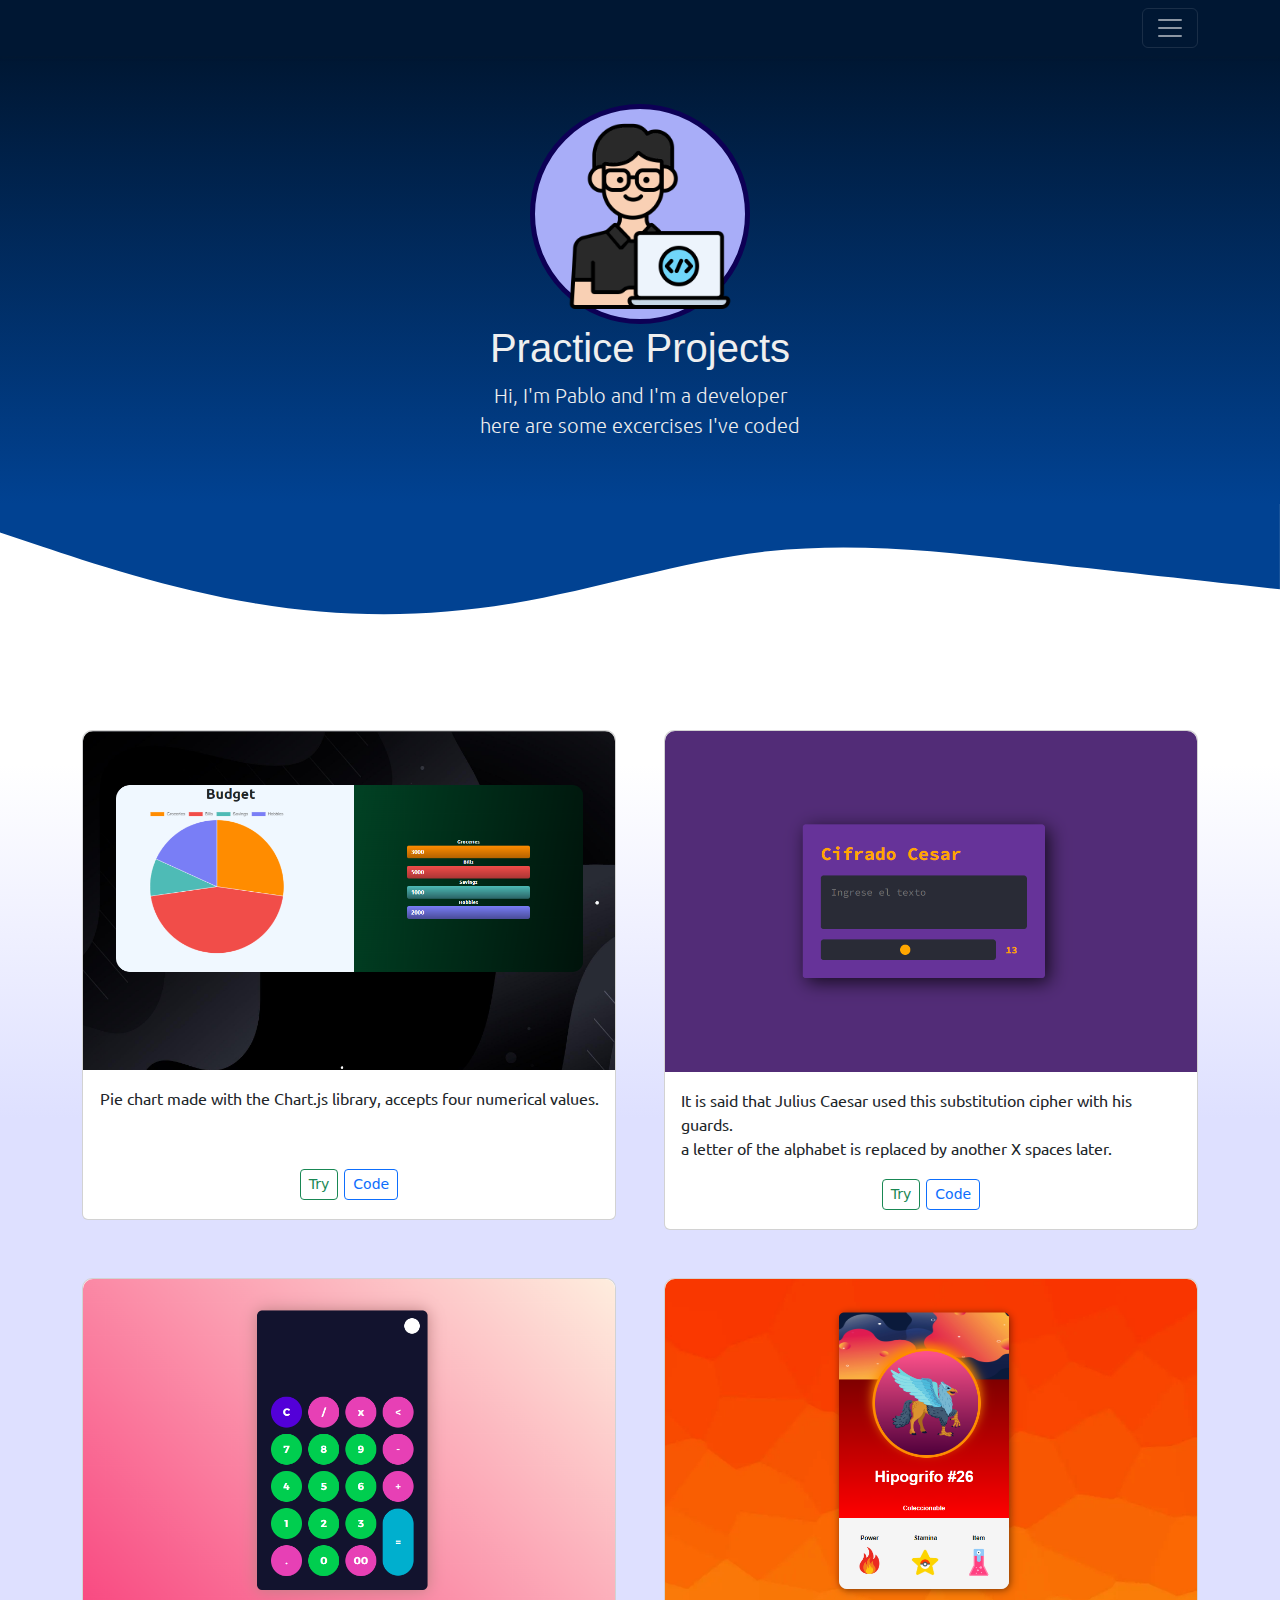
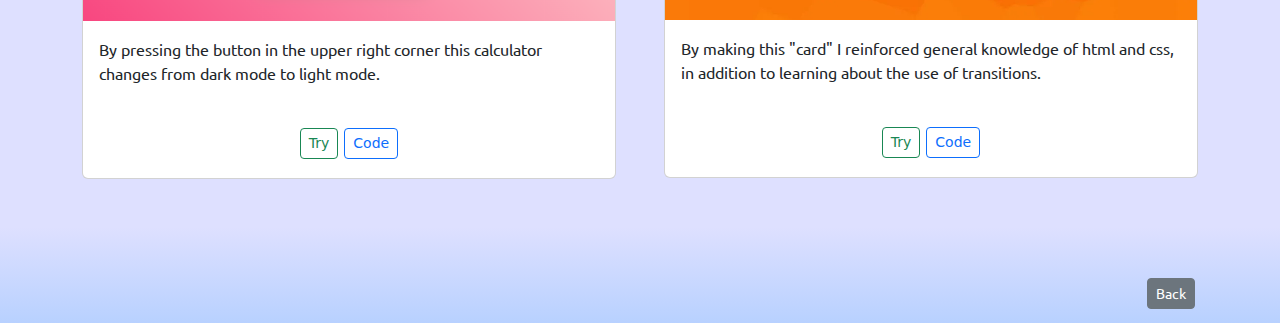
<file: index.html>
<!doctype html>
<html lang="en">
  <head>
    <meta charset="utf-8">
    <meta name="viewport" content="width=device-width, initial-scale=1">
    <link rel="stylesheet" href="assets/style.css">
    <title>Portafolio</title>
    <link rel="shortcut icon" href="assets/monitor.png" type="image/x-icon">
  </head>

<link href="dist/css/bootstrap.min.css" rel="stylesheet">

    <style>
      .bd-placeholder-img {
        font-size: 1.125rem;
        text-anchor: middle;
        -webkit-user-select: none;
        -moz-user-select: none;
        user-select: none;
      }

      @media (min-width: 768px) {
        .bd-placeholder-img-lg {
          font-size: 3.5rem;
        }
      }

      .b-example-divider {
        height: 3rem;
        background-color: rgba(0, 0, 0, .1);
        border: solid rgba(0, 0, 0, .15);
        border-width: 1px 0;
        box-shadow: inset 0 .5em 1.5em rgba(0, 0, 0, .1), inset 0 .125em .5em rgba(0, 0, 0, .15);
      }

      .b-example-vr {
        flex-shrink: 0;
        width: 1.5rem;
        height: 100vh;
      }

      .bi {
        vertical-align: -.125em;
        fill: currentColor;
      }

      .nav-scroller {
        position: relative;
        z-index: 2;
        height: 2.75rem;
        overflow-y: hidden;
      }

      .nav-scroller .nav {
        display: flex;
        flex-wrap: nowrap;
        padding-bottom: 1rem;
        margin-top: -1px;
        overflow-x: auto;
        text-align: center;
        white-space: nowrap;
        -webkit-overflow-scrolling: touch;
      }
      .card,.card img{
        border-top-right-radius: 10px;
        border-top-left-radius: 10px;
        transition: 0.2s ease-in-out;
      }
      .btn{
        margin: 3px;
      }
      footer{
        background: linear-gradient(180deg, rgb(222, 224, 255),rgb(184, 209, 255));
      }
    </style>

    
  </head>
  <body>
    
<header>
  <div style="background-color: rgb(0, 23, 51);" class="collapse" id="navbarHeader">
    <div class="container">
      <div class="row">
        <div class="col-sm-4 offset-md-1 py-4">
          <h4 class="text-white">Contact</h4>
          <ul class="list-unstyled">
            <li><a href="https://www.linkedin.com/in/pablo-baccelli/" class="text-white">My Linkedin</a></li>
            <li><a href="mailto: pablo.baccelli.dev@gmail.com" class="text-white">Write me an email </a></li>
          </ul>
        </div>
      </div>
    </div>
  </div>
  <div style="background-color: rgb(0, 23, 51);" class="navbar navbar-dark shadow-sm">
    <div class="container">
      <a href="#" class="navbar-brand d-flex align-items-center">

      </a>
      <button class="navbar-toggler" type="button" data-bs-toggle="collapse" data-bs-target="#navbarHeader" aria-controls="navbarHeader" aria-expanded="false" aria-label="Toggle navigation">
        <span class="navbar-toggler-icon"></span>
      </button>
    </div>
  </div>
</header>

<main style="background: linear-gradient(180deg,rgb(255, 255, 255),rgb(255, 255, 255),rgb(255, 255, 255),rgb(222, 224, 255),rgb(222, 224, 255),rgb(222, 224, 255))">
  <div style="background: linear-gradient(180deg,rgb(0, 23, 51),rgb(1, 66, 146)) ;">
    <section class="py-5 text-center container">
          <div class="card-body">
            <div class="card-body-content">
              <img src="assets/programador.png" style="margin-left: 15px;" width="200px" height="200px">
              <img src="assets/programador 2.png" alt="" class="card-body-content-img" width="200px" height="200px">
              </a>
            </div>          
          </div>

          <h1 style="color:#efefef;" class="fw-light">Practice Projects</h1>
          <p style="color:#efefef;" class="lead ">Hi, I'm Pablo and I'm a developer <br> here are some excercises I've coded</p>
    </section>
  </div>

  <svg xmlns="http://www.w3.org/2000/svg" viewBox="0 0 1440 200">
    <path 
      fill="rgb(1, 66, 146)" 
      fill-opacity="1" 
      d="M0,32L48,48C96,64,192,96,288,112C384,128,480,128,576,112C672,96,768,64,864,53.3C960,43,1056,53,1152,64C1248,75,1344,85,1392,90.7L1440,96L1440,0L1392,0C1344,0,1248,0,1152,0C1056,0,960,0,864,0C768,0,672,0,576,0C480,0,384,0,288,0C192,0,96,0,48,0L0,0Z">
    </path>
  </svg>



  <div  class="album py-5">
    <div class="container">

      <div class="row row-cols-1 row-cols-sm-2 g-5">

        <div class="col">
          <div class="card">
            <img src="assets/pie.PNG" >
            <div class="card-body">
              <p class="card-text">Pie chart made with the Chart.js library, accepts four numerical values.</p>
              <p class="card-text"></p>
              <br>
              <div class="d-flex justify-content-between align-items-center">
                <div class="btn-group">
                  <a href="https://pablobaccelli.github.io/PieChart/html/pie-chart.html" target="_blank">
                    <button type="button" class="btn btn-sm btn-outline-success">Try</button>
                  </a>
                  <a href="https://github.com/PabloBaccelli/PieChart" target="_blank">
                    <button type="button" class="btn btn-sm btn-outline-primary">Code</button>
                  </a>
                  
                </div>
              </div>
            </div>
          </div>
        </div>

        <div class="col">
          <div class="card">
            <img src="assets/cesar.PNG" >
            <div class="card-body">
              <p class="card-text">It is said that Julius Caesar used this substitution cipher with his guards.<br>a letter of the alphabet is replaced by another X spaces later.</p>
              <div class="d-flex justify-content-between align-items-center">
                <div class="btn-group">
                  <a href="https://pablobaccelli.github.io/CifradoCesar/html/index.html" target="_blank">
                    <button type="button" class="btn btn-sm btn-outline-success">Try</button>
                  </a>
                  <a href="https://github.com/PabloBaccelli/CifradoCesar" target="_blank">
                    <button type="button" class="btn btn-sm btn-outline-primary">Code</button>
                  </a>
                  
                </div>
              </div>
            </div>
          </div>
        </div>        

        <div class="col">
          <div class="card">
            <img src="assets/calculadora.PNG" >
            <div class="card-body">
              <p class="card-text">By pressing the button in the upper right corner this calculator changes from dark mode to light mode.</p><br>
              <div class="d-flex justify-content-between align-items-center">
                <div class="btn-group">
                  <a href="https://pablobaccelli.github.io/CalculadoraInterruptor/index.html" target="_blank">
                    <button type="button" class="btn btn-sm btn-outline-success">Try</button>
                  </a>
                  <a href="https://github.com/PabloBaccelli/CalculadoraInterruptor" target="_blank">
                    <button type="button" class="btn btn-sm btn-outline-primary">Code</button>
                  </a>
                </div>
              </div>
            </div>
          </div>
        </div>        
        
        <div class="col">
          <div class="card">
            <img src="assets/grifo.PNG" >
            <div class="card-body">
              <p class="card-text">By making this "card" I reinforced general knowledge of html and css, in addition to learning about the use of transitions.</p><br>
              <div class="d-flex justify-content-between align-items-center">
                <div class="btn-group">
                  <a href="https://pablobaccelli.github.io/CartaColeccion/html/stats-card.html" target="_blank">
                    <button type="button" class="btn btn-sm btn-outline-success">Try</button>
                  </a>
                  <a href="https://github.com/PabloBaccelli/CartaColeccion" target="_blank">
                    <button type="button" class="btn btn-sm btn-outline-primary">Code</button>
                  </a>
                  
                </div>
              </div>
            </div>
          </div>
        </div>

      </div>
    </div>
  </div>

</main>

<footer class="text-muted py-5">
  <div class="container">
    <p class="float-end mb-1">
      <a class="btn btn-sm btn-secondary" href="#">Back</a>
    </p>
    
  </div>
</footer>


    <script src="dist/js/bootstrap.bundle.min.js"></script>

      
  </body>
</html>
</file>
<file: assets/style.css>
@import url('https://fonts.googleapis.com/css2?family=Ubuntu:wght@400&display=swap');
h1,
body{
    font-family: sans-serif;
}

p {
    font-family: Ubuntu;
}

.card-body {
    color: #fff;
    display: flex;
    flex-direction: column;
    align-items: center;
}
.card-body-content {
    width: 220px;
    height: 220px;
    transition: 0.2s ease-in-out;
    border: 5px solid #0d0055;
    background-color: #a8adf8;
    border-radius: 50%;
    position: relative;
    display: inline-block;
}
.card-body-content-img {
    transition: opacity 0.1s linear;
    margin-left: 15px;
    opacity: 0;
    position: absolute;
    top: 0;
    left: 0;
}
.card-body:hover img {
    opacity: 1;
}
.card:hover{
    box-shadow: 2px 2px 15px rgba(0, 0, 0, 0.3);
}
</file>
